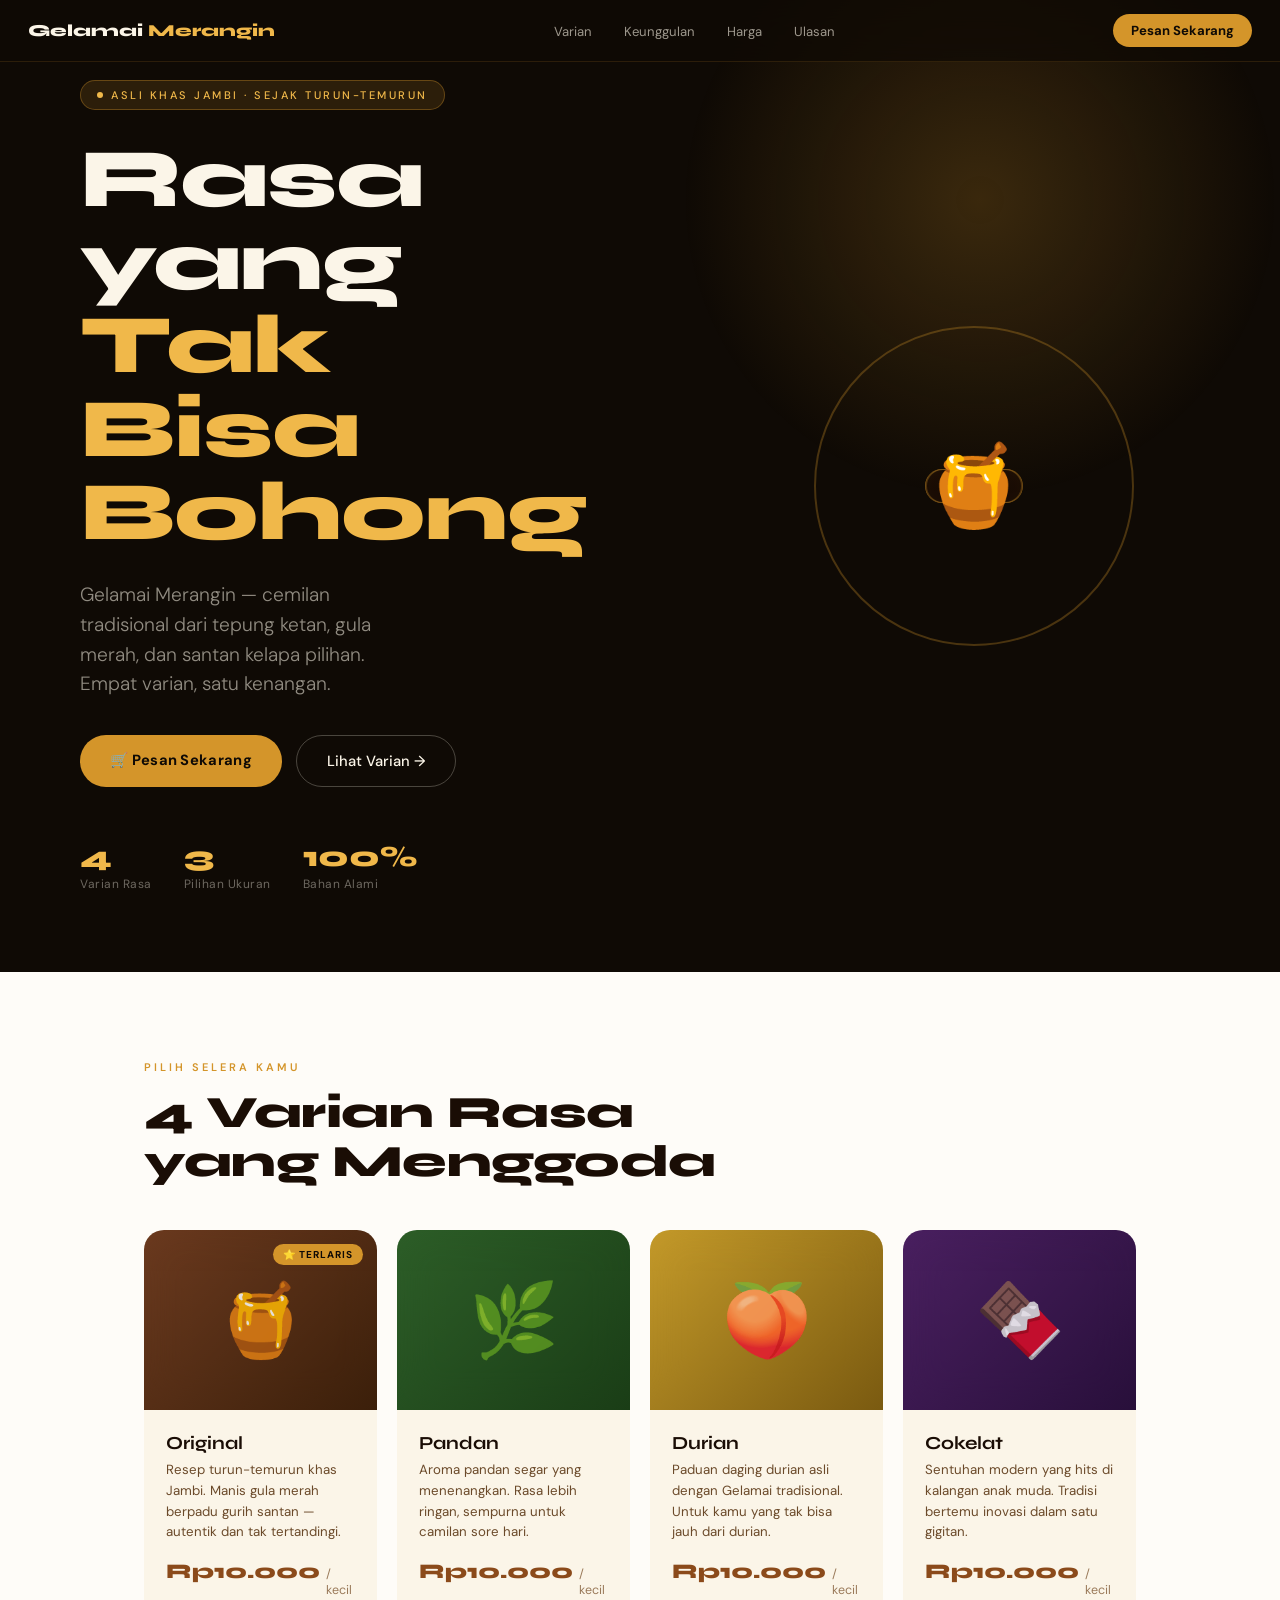
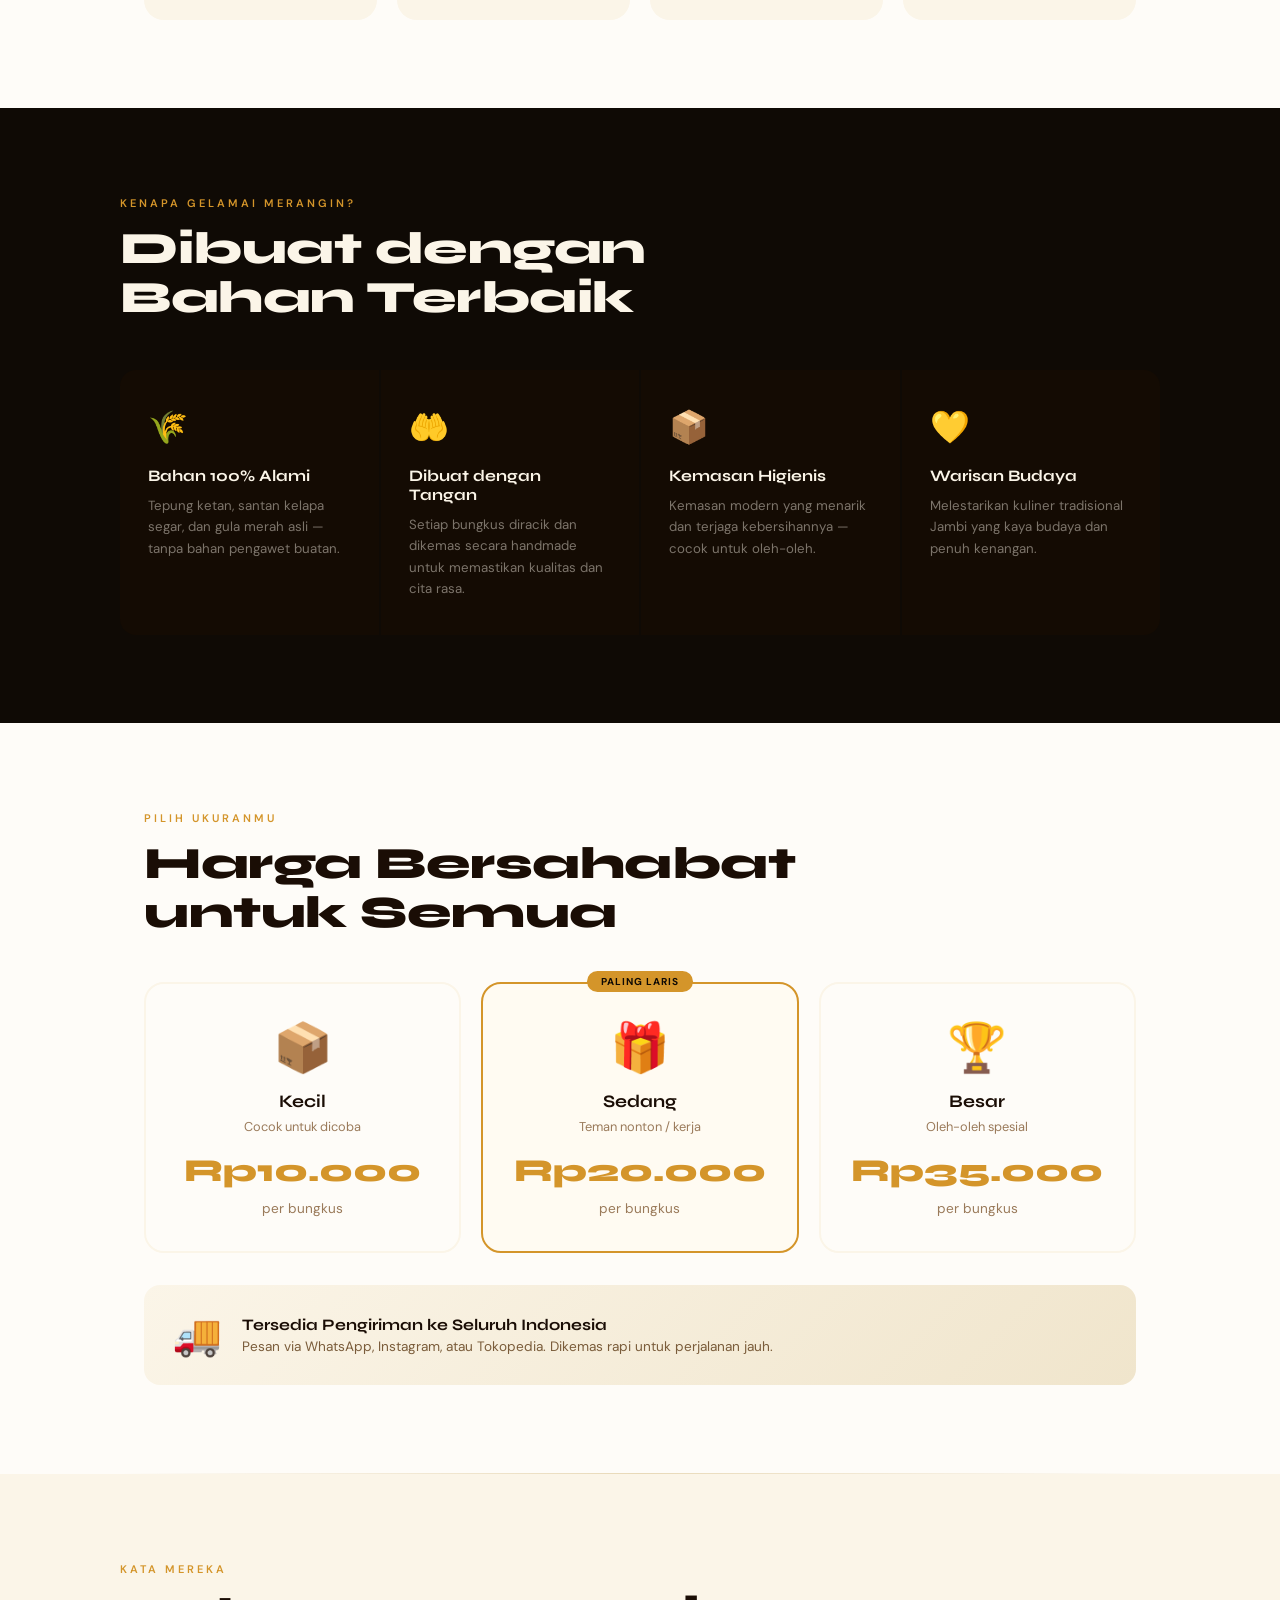
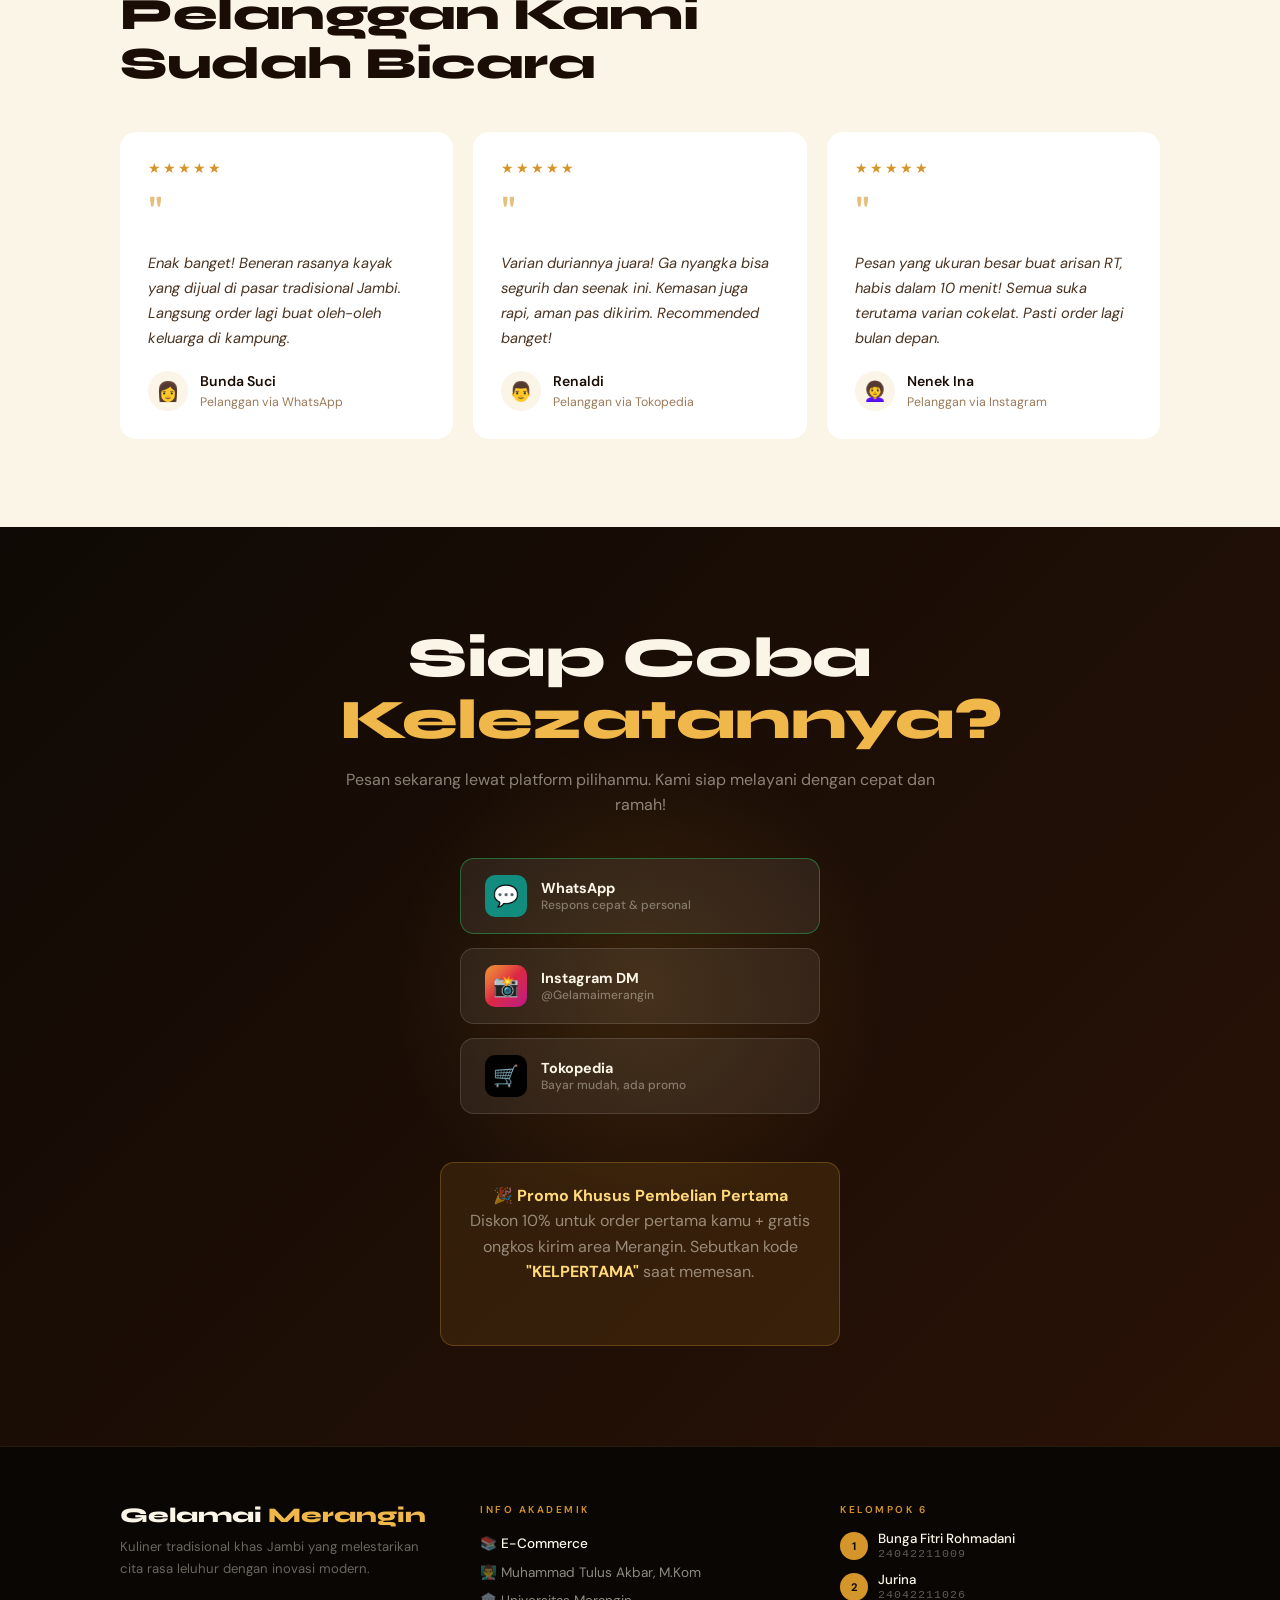
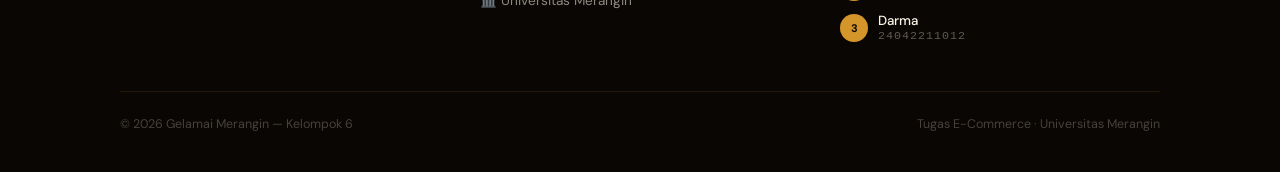
<file: index.html>
<!DOCTYPE html>
<html lang="id">
<head>
<meta charset="UTF-8">
<meta name="viewport" content="width=device-width, initial-scale=1.0">
<title>Gelamai Merangin — Cemilan Tradisional Khas Jambi</title>
<link href="https://fonts.googleapis.com/css2?family=Syne:wght@700;800&family=DM+Sans:ital,wght@0,300;0,400;0,500;1,400&display=swap" rel="stylesheet">
<style>
*, *::before, *::after { box-sizing: border-box; margin: 0; padding: 0; }

:root {
  --hitam: #0F0A05;
  --coklat-tua: #1A0D05;
  --emas: #D4952A;
  --emas-muda: #F0B84A;
  --emas-terang: #FFD97A;
  --krem: #FBF5E8;
  --putih: #FEFCF8;
  --teks-gelap: #1A0D05;
  --hijau: #3D5C35;
  --coklat-medium: #8B4A1A;
  --r: 0.75rem;
}

html { scroll-behavior: smooth; }
body {
  font-family: 'DM Sans', sans-serif;
  background: var(--putih);
  color: var(--teks-gelap);
  overflow-x: hidden;
}

/* ───────── HERO ───────── */
.hero {
  min-height: 100svh;
  background: var(--hitam);
  display: grid;
  grid-template-columns: 1fr 1fr;
  position: relative;
  overflow: hidden;
}

@media (max-width: 700px) {
  .hero { grid-template-columns: 1fr; }
  .hero-visual { display: none; }
}

/* ambient glow */
.hero::after {
  content: '';
  position: absolute;
  width: 600px; height: 600px;
  border-radius: 50%;
  background: radial-gradient(circle, rgba(212,149,42,0.22) 0%, transparent 70%);
  top: -100px; right: 0;
  pointer-events: none;
}

.hero-copy {
  display: flex;
  flex-direction: column;
  justify-content: center;
  padding: clamp(32px, 8vw, 80px);
  position: relative;
  z-index: 2;
}

.kecil-badge {
  display: inline-flex;
  align-items: center;
  gap: 8px;
  background: rgba(212,149,42,0.15);
  border: 1px solid rgba(212,149,42,0.35);
  color: var(--emas-muda);
  font-size: 11px;
  font-weight: 500;
  letter-spacing: 2.5px;
  text-transform: uppercase;
  padding: 7px 16px;
  border-radius: 100px;
  width: fit-content;
  margin-bottom: 28px;
}
.kecil-badge span { width: 6px; height: 6px; border-radius: 50%; background: var(--emas-muda); display: block; }

.hero-copy h1 {
  font-family: 'Syne', sans-serif;
  font-size: clamp(2.8rem, 7vw, 5.2rem);
  font-weight: 800;
  color: var(--krem);
  line-height: 1.0;
  margin-bottom: 6px;
  letter-spacing: -1px;
}
.hero-copy h1 em {
  font-style: normal;
  color: var(--emas-muda);
  display: block;
}

.hero-tagline {
  font-size: clamp(1rem, 2.2vw, 1.2rem);
  color: rgba(251,245,232,0.55);
  margin: 20px 0 36px;
  font-weight: 300;
  line-height: 1.55;
  max-width: 340px;
}

.cta-group {
  display: flex;
  gap: 14px;
  flex-wrap: wrap;
}

.btn-pesan {
  background: var(--emas);
  color: var(--hitam);
  font-family: 'DM Sans', sans-serif;
  font-size: 0.92rem;
  font-weight: 700;
  padding: 15px 30px;
  border-radius: 100px;
  text-decoration: none;
  transition: background 0.2s, transform 0.15s;
  letter-spacing: 0.3px;
}
.btn-pesan:hover { background: var(--emas-terang); transform: translateY(-2px); }

.btn-lihat {
  background: transparent;
  color: var(--krem);
  font-family: 'DM Sans', sans-serif;
  font-size: 0.92rem;
  font-weight: 500;
  padding: 15px 30px;
  border-radius: 100px;
  border: 1px solid rgba(251,245,232,0.25);
  text-decoration: none;
  transition: border-color 0.2s, transform 0.15s;
}
.btn-lihat:hover { border-color: var(--emas); color: var(--emas-muda); transform: translateY(-2px); }

.hero-stat-strip {
  margin-top: 56px;
  display: flex;
  gap: 32px;
  flex-wrap: wrap;
}
.stat { }
.stat-num {
  font-family: 'Syne', sans-serif;
  font-size: 1.8rem;
  font-weight: 800;
  color: var(--emas-muda);
  line-height: 1;
}
.stat-desc {
  font-size: 0.75rem;
  color: rgba(251,245,232,0.4);
  margin-top: 4px;
  letter-spacing: 0.5px;
}

/* hero visual panel */
.hero-visual {
  position: relative;
  display: flex;
  align-items: center;
  justify-content: center;
  overflow: hidden;
}

/* big decorative bowl */
.bowl-art {
  position: relative;
  width: 320px; height: 320px;
}
.bowl-circle {
  position: absolute;
  border-radius: 50%;
}
.bc1 { inset: 0; background: radial-gradient(135deg, #3B1F0A 30%, #1A0D05 100%); border: 2px solid rgba(212,149,42,0.3); }
.bc2 { inset: 30px; background: radial-gradient(135deg, #5C2E10 0%, #3B1F0A 70%); }
.bc3 { inset: 70px; background: radial-gradient(135deg, #C8922A 0%, #8B4A1A 60%); }

.bowl-emoji {
  position: absolute;
  inset: 0;
  display: flex;
  align-items: center;
  justify-content: center;
  font-size: 80px;
  z-index: 2;
}

/* orbiting product pills */
@keyframes orbit {
  from { transform: rotate(var(--start)) translateX(160px) rotate(calc(-1 * var(--start))); }
  to   { transform: rotate(calc(var(--start) + 360deg)) translateX(160px) rotate(calc(-1 * (var(--start) + 360deg))); }
}

.orbit-pill {
  position: absolute;
  top: 50%; left: 50%;
  --start: 0deg;
  animation: orbit 18s linear infinite;
  transform-origin: center center;
}

.pill {
  background: rgba(26,13,5,0.92);
  border: 1px solid rgba(212,149,42,0.5);
  border-radius: 100px;
  padding: 8px 16px;
  font-size: 0.78rem;
  color: var(--krem);
  white-space: nowrap;
  display: flex;
  align-items: center;
  gap: 6px;
  backdrop-filter: blur(4px);
  transform: translate(-50%, -50%);
}

/* ───────── SECTION BASE ───────── */
.section {
  max-width: 1040px;
  margin: 0 auto;
  padding: 88px 24px;
}

.eyebrow {
  font-size: 11px;
  font-weight: 600;
  letter-spacing: 3px;
  text-transform: uppercase;
  color: var(--emas);
  margin-bottom: 14px;
}

h2.title {
  font-family: 'Syne', sans-serif;
  font-size: clamp(1.8rem, 4vw, 2.8rem);
  font-weight: 800;
  color: var(--teks-gelap);
  line-height: 1.1;
  letter-spacing: -0.5px;
}

/* ───────── VARIAN ───────── */
#varian { background: var(--putih); }

.varian-grid {
  display: grid;
  grid-template-columns: repeat(auto-fit, minmax(220px, 1fr));
  gap: 20px;
  margin-top: 44px;
}

.varian-card {
  border-radius: 20px;
  overflow: hidden;
  cursor: pointer;
  transition: transform 0.22s, box-shadow 0.22s;
  position: relative;
}
.varian-card:hover { transform: translateY(-6px); box-shadow: 0 24px 48px rgba(26,13,5,0.14); }

.vc-top {
  height: 180px;
  display: flex;
  align-items: center;
  justify-content: center;
  font-size: 72px;
  position: relative;
  overflow: hidden;
}

.vc-top::after {
  content: '';
  position: absolute;
  inset: 0;
  background: inherit;
  opacity: 0.15;
  filter: blur(20px);
}

.vc1 .vc-top { background: linear-gradient(135deg, #6B3A1F, #3B1F0A); }
.vc2 .vc-top { background: linear-gradient(135deg, #2D5E28, #1A3D16); }
.vc3 .vc-top { background: linear-gradient(135deg, #C49A2A, #7A5A10); }
.vc4 .vc-top { background: linear-gradient(135deg, #4A2060, #280F3A); }

.vc-body {
  background: var(--krem);
  padding: 22px;
}

.vc-body h3 {
  font-family: 'Syne', sans-serif;
  font-size: 1.15rem;
  font-weight: 700;
  color: var(--teks-gelap);
  margin-bottom: 6px;
}

.vc-body p {
  font-size: 0.83rem;
  color: #6B4A2A;
  line-height: 1.55;
  margin-bottom: 16px;
}

.vc-harga {
  display: flex;
  align-items: baseline;
  gap: 6px;
}
.harga-angka {
  font-family: 'Syne', sans-serif;
  font-size: 1.3rem;
  font-weight: 800;
  color: var(--coklat-medium);
}
.harga-per {
  font-size: 0.78rem;
  color: #9A7A5A;
}

.tag-terlaris {
  position: absolute;
  top: 14px; right: 14px;
  background: var(--emas);
  color: var(--hitam);
  font-size: 10px;
  font-weight: 700;
  letter-spacing: 1px;
  text-transform: uppercase;
  padding: 4px 10px;
  border-radius: 100px;
  z-index: 3;
}

/* ───────── KEUNGGULAN ───────── */
#keunggulan {
  background: var(--hitam);
  max-width: 100%;
  padding: 88px 24px;
}

#keunggulan .section-inner {
  max-width: 1040px;
  margin: 0 auto;
}

#keunggulan .eyebrow { color: var(--emas); }
#keunggulan h2.title { color: var(--krem); }

.unggulan-grid {
  display: grid;
  grid-template-columns: repeat(auto-fit, minmax(200px, 1fr));
  gap: 2px;
  margin-top: 48px;
  border-radius: 16px;
  overflow: hidden;
}

.u-card {
  background: #140B03;
  padding: 36px 28px;
  transition: background 0.2s;
}
.u-card:hover { background: #1E1006; }

.u-icon {
  font-size: 2rem;
  margin-bottom: 18px;
  display: block;
}

.u-card h3 {
  font-family: 'Syne', sans-serif;
  font-size: 1rem;
  font-weight: 700;
  color: var(--krem);
  margin-bottom: 10px;
}

.u-card p {
  font-size: 0.83rem;
  color: rgba(251,245,232,0.45);
  line-height: 1.6;
}

/* ───────── UKURAN ───────── */
#ukuran { }

.ukuran-wrap {
  display: grid;
  grid-template-columns: repeat(3, 1fr);
  gap: 20px;
  margin-top: 44px;
}
@media (max-width: 560px) { .ukuran-wrap { grid-template-columns: 1fr; } }

.ukuran-card {
  border: 2px solid var(--krem);
  border-radius: 20px;
  padding: 32px 24px;
  text-align: center;
  transition: border-color 0.2s, transform 0.2s;
  position: relative;
  background: var(--putih);
}
.ukuran-card:hover { border-color: var(--emas); transform: translateY(-4px); }
.ukuran-card.featured { border-color: var(--emas); background: #FFFBF2; }

.uk-popular {
  position: absolute;
  top: -13px; left: 50%; transform: translateX(-50%);
  background: var(--emas);
  color: var(--hitam);
  font-size: 10px;
  font-weight: 700;
  letter-spacing: 1px;
  text-transform: uppercase;
  padding: 4px 14px;
  border-radius: 100px;
  white-space: nowrap;
}

.uk-emoji { font-size: 3rem; margin-bottom: 12px; }
.uk-nama {
  font-family: 'Syne', sans-serif;
  font-size: 1.1rem;
  font-weight: 700;
  color: var(--teks-gelap);
  margin-bottom: 6px;
}
.uk-gram {
  font-size: 0.8rem;
  color: #9A7A5A;
  margin-bottom: 20px;
}
.uk-harga {
  font-family: 'Syne', sans-serif;
  font-size: 2rem;
  font-weight: 800;
  color: var(--emas);
  line-height: 1;
}
.uk-harga small {
  font-size: 0.85rem;
  font-weight: 400;
  color: #9A7A5A;
  font-family: 'DM Sans', sans-serif;
}

/* ───────── TESTIMONI ───────── */
#testimoni { background: #FBF5E8; max-width: 100%; padding: 88px 24px; }
#testimoni .section-inner { max-width: 1040px; margin: 0 auto; }

.testi-grid {
  display: grid;
  grid-template-columns: repeat(auto-fit, minmax(280px, 1fr));
  gap: 20px;
  margin-top: 44px;
}

.testi-card {
  background: white;
  border-radius: 16px;
  padding: 28px;
  position: relative;
}

.testi-quote {
  font-size: 3rem;
  font-family: 'Syne', sans-serif;
  color: var(--emas);
  line-height: 1;
  margin-bottom: 14px;
  opacity: 0.6;
}

.testi-text {
  font-size: 0.92rem;
  color: #4A3320;
  line-height: 1.7;
  font-style: italic;
  margin-bottom: 20px;
}

.testi-nama {
  display: flex;
  align-items: center;
  gap: 12px;
}

.testi-avatar {
  width: 40px; height: 40px;
  border-radius: 50%;
  display: flex; align-items: center; justify-content: center;
  font-size: 1.2rem;
  background: var(--krem);
  flex-shrink: 0;
}

.testi-info strong {
  display: block;
  font-size: 0.88rem;
  font-weight: 600;
  color: var(--teks-gelap);
}
.testi-info span {
  font-size: 0.77rem;
  color: #9A7A5A;
}

.bintang { color: var(--emas); font-size: 0.85rem; letter-spacing: 2px; margin-bottom: 12px; }

/* ───────── ORDER / CTA AKHIR ───────── */
#pesan {
  background: linear-gradient(135deg, var(--hitam) 0%, #2A1206 100%);
  max-width: 100%;
  padding: 100px 24px;
  text-align: center;
  position: relative;
  overflow: hidden;
}
#pesan::before {
  content: '';
  position: absolute;
  width: 500px; height: 500px;
  border-radius: 50%;
  background: radial-gradient(circle, rgba(212,149,42,0.15) 0%, transparent 70%);
  top: 50%; left: 50%; transform: translate(-50%, -50%);
}

.pesan-inner { position: relative; z-index: 1; max-width: 600px; margin: 0 auto; }

#pesan h2 {
  font-family: 'Syne', sans-serif;
  font-size: clamp(2rem, 5vw, 3.5rem);
  font-weight: 800;
  color: var(--krem);
  line-height: 1.1;
  letter-spacing: -0.5px;
  margin-bottom: 16px;
}
#pesan h2 em { color: var(--emas-muda); font-style: normal; }

#pesan p {
  color: rgba(251,245,232,0.5);
  font-size: 1rem;
  margin-bottom: 40px;
  line-height: 1.6;
}

.order-grid {
  display: flex;
  flex-direction: column;
  gap: 14px;
  align-items: center;
  margin-bottom: 48px;
}

.order-btn {
  display: flex;
  align-items: center;
  gap: 14px;
  width: 100%;
  max-width: 360px;
  background: rgba(255,255,255,0.07);
  border: 1px solid rgba(255,255,255,0.12);
  border-radius: 14px;
  padding: 16px 24px;
  color: var(--krem);
  text-decoration: none;
  font-size: 0.9rem;
  font-weight: 500;
  transition: background 0.2s, border-color 0.2s, transform 0.15s;
  cursor: pointer;
}
.order-btn:hover { background: rgba(212,149,42,0.15); border-color: rgba(212,149,42,0.5); transform: scale(1.02); }
.order-btn.wa { border-color: rgba(37,211,102,0.4); }
.order-btn.wa:hover { background: rgba(37,211,102,0.1); border-color: rgba(37,211,102,0.7); }

.order-icon {
  width: 42px; height: 42px;
  border-radius: 10px;
  display: flex; align-items: center; justify-content: center;
  font-size: 1.3rem;
  flex-shrink: 0;
}
.order-icon.wa-bg { background: #128C7E; }
.order-icon.ig-bg { background: linear-gradient(135deg, #f09433, #e6683c, #dc2743, #cc2366, #bc1888); }
.order-icon.tk-bg { background: #010101; }

.order-btn-label { text-align: left; }
.order-btn-label span { display: block; font-size: 0.75rem; color: rgba(251,245,232,0.4); }

.promo-box {
  background: rgba(212,149,42,0.12);
  border: 1px solid rgba(212,149,42,0.3);
  border-radius: 14px;
  padding: 20px 28px;
  max-width: 400px;
  margin: 0 auto;
}
.promo-box p {
  font-size: 0.88rem;
  color: var(--emas-muda);
  margin: 0;
  line-height: 1.6;
}
.promo-box strong { color: var(--emas-terang); }

/* ───────── NAV ───────── */
.topnav {
  position: fixed;
  top: 0; left: 0; right: 0;
  z-index: 100;
  padding: 14px 28px;
  display: flex;
  align-items: center;
  justify-content: space-between;
  background: rgba(15,10,5,0.75);
  backdrop-filter: blur(16px);
  border-bottom: 1px solid rgba(212,149,42,0.15);
}

.nav-logo {
  font-family: 'Syne', sans-serif;
  font-size: 1.05rem;
  font-weight: 800;
  color: var(--krem);
  text-decoration: none;
}
.nav-logo em { color: var(--emas-muda); font-style: normal; }

.nav-links-top {
  display: flex;
  gap: 4px;
  list-style: none;
}
.nav-links-top a {
  padding: 7px 14px;
  font-size: 0.82rem;
  color: rgba(251,245,232,0.6);
  text-decoration: none;
  border-radius: 100px;
  transition: color 0.2s, background 0.2s;
}
.nav-links-top a:hover { color: var(--krem); background: rgba(255,255,255,0.07); }

.nav-cta-top {
  background: var(--emas);
  color: var(--hitam);
  font-size: 0.82rem;
  font-weight: 700;
  padding: 8px 18px;
  border-radius: 100px;
  text-decoration: none;
  transition: background 0.2s;
}
.nav-cta-top:hover { background: var(--emas-terang); }

@media (max-width: 640px) {
  .nav-links-top { display: none; }
}

/* ───────── DIVIDER ───────── */
.div-line { height: 1px; background: linear-gradient(90deg, transparent, #E8D9B8, transparent); max-width: 1040px; margin: 0 auto; }

/* ───────── SCROLL ANIM ───────── */
.reveal {
  opacity: 0;
  transform: translateY(24px);
  transition: opacity 0.5s ease, transform 0.5s ease;
}
.reveal.visible {
  opacity: 1;
  transform: translateY(0);
}
</style>
</head>
<body>

<!-- NAV -->
<nav class="topnav">
  <a class="nav-logo" href="#">Gelamai <em>Merangin</em></a>
  <ul class="nav-links-top">
    <li><a href="#varian">Varian</a></li>
    <li><a href="#keunggulan">Keunggulan</a></li>
    <li><a href="#ukuran">Harga</a></li>
    <li><a href="#testimoni">Ulasan</a></li>
  </ul>
  <a class="nav-cta-top" href="#pesan">Pesan Sekarang</a>
</nav>

<!-- HERO -->
<div class="hero">
  <div class="hero-copy">
    <div class="kecil-badge"><span></span> Asli Khas Jambi · Sejak Turun-Temurun</div>
    <h1>Rasa yang<br><em>Tak Bisa Bohong</em></h1>
    <p class="hero-tagline">Gelamai Merangin — cemilan tradisional dari tepung ketan, gula merah, dan santan kelapa pilihan. Empat varian, satu kenangan.</p>
    <div class="cta-group">
      <a href="#pesan" class="btn-pesan">🛒 Pesan Sekarang</a>
      <a href="#varian" class="btn-lihat">Lihat Varian →</a>
    </div>
    <div class="hero-stat-strip">
      <div class="stat">
        <div class="stat-num">4</div>
        <div class="stat-desc">Varian Rasa</div>
      </div>
      <div class="stat">
        <div class="stat-num">3</div>
        <div class="stat-desc">Pilihan Ukuran</div>
      </div>
      <div class="stat">
        <div class="stat-num">100%</div>
        <div class="stat-desc">Bahan Alami</div>
      </div>
    </div>
  </div>

  <div class="hero-visual">
    <div class="bowl-art">
      <div class="bowl-circle bc1"></div>
      <div class="bowl-circle bc2"></div>
      <div class="bowl-circle bc3"></div>
      <div class="bowl-emoji">🍯</div>

      <div class="orbit-pill" style="--start:0deg">
        <div class="pill">🍫 Original</div>
      </div>
      <div class="orbit-pill" style="--start:90deg; animation-duration:22s">
        <div class="pill">🌿 Pandan</div>
      </div>
      <div class="orbit-pill" style="--start:180deg; animation-duration:16s">
        <div class="pill">🍑 Durian</div>
      </div>
      <div class="orbit-pill" style="--start:270deg; animation-duration:20s">
        <div class="pill">🍫 Cokelat</div>
      </div>
    </div>
  </div>
</div>

<!-- VARIAN -->
<div class="section" id="varian">
  <div class="eyebrow reveal">Pilih Selera Kamu</div>
  <h2 class="title reveal">4 Varian Rasa<br>yang Menggoda</h2>

  <div class="varian-grid">

    <div class="varian-card vc1 reveal">
      <div class="tag-terlaris">⭐ Terlaris</div>
      <div class="vc-top">🍯</div>
      <div class="vc-body">
        <h3>Original</h3>
        <p>Resep turun-temurun khas Jambi. Manis gula merah berpadu gurih santan — autentik dan tak tertandingi.</p>
        <div class="vc-harga">
          <span class="harga-angka">Rp10.000</span>
          <span class="harga-per">/ kecil</span>
        </div>
      </div>
    </div>

    <div class="varian-card vc2 reveal">
      <div class="vc-top">🌿</div>
      <div class="vc-body">
        <h3>Pandan</h3>
        <p>Aroma pandan segar yang menenangkan. Rasa lebih ringan, sempurna untuk camilan sore hari.</p>
        <div class="vc-harga">
          <span class="harga-angka">Rp10.000</span>
          <span class="harga-per">/ kecil</span>
        </div>
      </div>
    </div>

    <div class="varian-card vc3 reveal">
      <div class="vc-top">🍑</div>
      <div class="vc-body">
        <h3>Durian</h3>
        <p>Paduan daging durian asli dengan Gelamai tradisional. Untuk kamu yang tak bisa jauh dari durian.</p>
        <div class="vc-harga">
          <span class="harga-angka">Rp10.000</span>
          <span class="harga-per">/ kecil</span>
        </div>
      </div>
    </div>

    <div class="varian-card vc4 reveal">
      <div class="vc-top">🍫</div>
      <div class="vc-body">
        <h3>Cokelat</h3>
        <p>Sentuhan modern yang hits di kalangan anak muda. Tradisi bertemu inovasi dalam satu gigitan.</p>
        <div class="vc-harga">
          <span class="harga-angka">Rp10.000</span>
          <span class="harga-per">/ kecil</span>
        </div>
      </div>
    </div>

  </div>
</div>

<!-- KEUNGGULAN -->
<div id="keunggulan">
  <div class="section-inner">
    <div class="eyebrow reveal">Kenapa Gelamai Merangin?</div>
    <h2 class="title reveal">Dibuat dengan<br>Bahan Terbaik</h2>

    <div class="unggulan-grid">
      <div class="u-card reveal">
        <span class="u-icon">🌾</span>
        <h3>Bahan 100% Alami</h3>
        <p>Tepung ketan, santan kelapa segar, dan gula merah asli — tanpa bahan pengawet buatan.</p>
      </div>
      <div class="u-card reveal">
        <span class="u-icon">🤲</span>
        <h3>Dibuat dengan Tangan</h3>
        <p>Setiap bungkus diracik dan dikemas secara handmade untuk memastikan kualitas dan cita rasa.</p>
      </div>
      <div class="u-card reveal">
        <span class="u-icon">📦</span>
        <h3>Kemasan Higienis</h3>
        <p>Kemasan modern yang menarik dan terjaga kebersihannya — cocok untuk oleh-oleh.</p>
      </div>
      <div class="u-card reveal">
        <span class="u-icon">💛</span>
        <h3>Warisan Budaya</h3>
        <p>Melestarikan kuliner tradisional Jambi yang kaya budaya dan penuh kenangan.</p>
      </div>
    </div>
  </div>
</div>

<!-- UKURAN & HARGA -->
<div class="section" id="ukuran">
  <div class="eyebrow reveal">Pilih Ukuranmu</div>
  <h2 class="title reveal">Harga Bersahabat<br>untuk Semua</h2>

  <div class="ukuran-wrap">

    <div class="ukuran-card reveal">
      <div class="uk-emoji">📦</div>
      <div class="uk-nama">Kecil</div>
      <div class="uk-gram">Cocok untuk dicoba</div>
      <div class="uk-harga">Rp10.000<br><small>per bungkus</small></div>
    </div>

    <div class="ukuran-card featured reveal">
      <div class="uk-popular">Paling Laris</div>
      <div class="uk-emoji">🎁</div>
      <div class="uk-nama">Sedang</div>
      <div class="uk-gram">Teman nonton / kerja</div>
      <div class="uk-harga">Rp20.000<br><small>per bungkus</small></div>
    </div>

    <div class="ukuran-card reveal">
      <div class="uk-emoji">🏆</div>
      <div class="uk-nama">Besar</div>
      <div class="uk-gram">Oleh-oleh spesial</div>
      <div class="uk-harga">Rp35.000<br><small>per bungkus</small></div>
    </div>

  </div>

  <div style="margin-top:32px; background:linear-gradient(135deg, #FBF5E8, #F0E5CC); border-radius:16px; padding:24px 28px; display:flex; align-items:center; gap:20px; flex-wrap:wrap;">
    <span style="font-size:2.5rem;">🚚</span>
    <div>
      <div style="font-family:'Syne',sans-serif; font-weight:700; font-size:1rem; color:var(--teks-gelap); margin-bottom:4px;">Tersedia Pengiriman ke Seluruh Indonesia</div>
      <div style="font-size:0.85rem; color:#7A5C3A;">Pesan via WhatsApp, Instagram, atau Tokopedia. Dikemas rapi untuk perjalanan jauh.</div>
    </div>
  </div>
</div>

<div class="div-line"></div>

<!-- TESTIMONI -->
<div id="testimoni">
  <div class="section-inner">
    <div class="eyebrow reveal">Kata Mereka</div>
    <h2 class="title reveal">Pelanggan Kami<br>Sudah Bicara</h2>

    <div class="testi-grid">

      <div class="testi-card reveal">
        <div class="bintang">★★★★★</div>
        <div class="testi-quote">"</div>
        <p class="testi-text">Enak banget! Beneran rasanya kayak yang dijual di pasar tradisional Jambi. Langsung order lagi buat oleh-oleh keluarga di kampung.</p>
        <div class="testi-nama">
          <div class="testi-avatar">👩</div>
          <div class="testi-info">
            <strong>Bunda Suci</strong>
            <span>Pelanggan via WhatsApp</span>
          </div>
        </div>
      </div>

      <div class="testi-card reveal">
        <div class="bintang">★★★★★</div>
        <div class="testi-quote">"</div>
        <p class="testi-text">Varian duriannya juara! Ga nyangka bisa segurih dan seenak ini. Kemasan juga rapi, aman pas dikirim. Recommended banget!</p>
        <div class="testi-nama">
          <div class="testi-avatar">👨</div>
          <div class="testi-info">
            <strong>Renaldi</strong>
            <span>Pelanggan via Tokopedia</span>
          </div>
        </div>
      </div>

      <div class="testi-card reveal">
        <div class="bintang">★★★★★</div>
        <div class="testi-quote">"</div>
        <p class="testi-text">Pesan yang ukuran besar buat arisan RT, habis dalam 10 menit! Semua suka terutama varian cokelat. Pasti order lagi bulan depan.</p>
        <div class="testi-nama">
          <div class="testi-avatar">👩‍🦱</div>
          <div class="testi-info">
            <strong>Nenek Ina</strong>
            <span>Pelanggan via Instagram</span>
          </div>
        </div>
      </div>

    </div>
  </div>
</div>

<!-- CTA PESAN -->
<div id="pesan">
  <div class="pesan-inner">
    <h2>Siap Coba<br><em>Kelezatannya?</em></h2>
    <p>Pesan sekarang lewat platform pilihanmu. Kami siap melayani dengan cepat dan ramah!</p>

    <div class="order-grid">

      <a href="https://wa.me/6283146262240?text=Halo,%20saya%20mau%20pesan%20Gelamai%20Merangin!" class="order-btn wa" target="_blank">
        <div class="order-icon wa-bg">💬</div>
        <div class="order-btn-label">
          <strong>WhatsApp</strong>
          <span>Respons cepat & personal</span>
        </div>
      </a>

      <a href="#" class="order-btn" target="_blank">
        <div class="order-icon ig-bg">📸</div>
        <div class="order-btn-label">
          <strong>Instagram DM</strong>
          <span>@Gelamaimerangin</span>
        </div>
      </a>

      <a href="#" class="order-btn" target="_blank">
        <div class="order-icon tk-bg">🛒</div>
        <div class="order-btn-label">
          <strong>Tokopedia</strong>
          <span>Bayar mudah, ada promo</span>
        </div>
      </a>

    </div>

    <div class="promo-box">
      <p>🎉 <strong>Promo Khusus Pembelian Pertama</strong><br>Diskon 10% untuk order pertama kamu + gratis ongkos kirim area Merangin. Sebutkan kode <strong>"KELPERTAMA"</strong> saat memesan.</p>
    </div>

  </div>
</div>

<!-- FOOTER -->
<footer style="background:#0A0603; border-top:1px solid rgba(212,149,42,0.15); padding:56px 24px 40px;">
  <div style="max-width:1040px; margin:0 auto;">

    <div style="display:grid; grid-template-columns:repeat(auto-fit,minmax(220px,1fr)); gap:40px; margin-bottom:48px;">

      <!-- Brand -->
      <div>
        <div style="font-family:'Syne',sans-serif; font-size:1.3rem; font-weight:800; color:#FBF5E8; margin-bottom:8px;">Gelamai <span style="color:#F0B84A;">Merangin</span></div>
        <p style="font-size:0.82rem; color:rgba(251,245,232,0.4); line-height:1.7;">Kuliner tradisional khas Jambi yang melestarikan cita rasa leluhur dengan inovasi modern.</p>
      </div>

      <!-- Mata Kuliah -->
      <div>
        <div style="font-size:10px; letter-spacing:2.5px; text-transform:uppercase; color:#D4952A; font-weight:600; margin-bottom:14px;">Info Akademik</div>
        <div style="font-size:0.85rem; color:rgba(251,245,232,0.55); line-height:2.1;">
          <div>📚 <span style="color:#FBF5E8; font-weight:500;">E-Commerce</span></div>
          <div>👨‍🏫 Muhammad Tulus Akbar, M.Kom</div>
          <div>🏛️ Universitas Merangin</div>
        </div>
      </div>

      <!-- Kelompok -->
      <div>
        <div style="font-size:10px; letter-spacing:2.5px; text-transform:uppercase; color:#D4952A; font-weight:600; margin-bottom:14px;">Kelompok 6</div>
        <div style="display:flex; flex-direction:column; gap:10px;">
          <div style="display:flex; align-items:center; gap:10px;">
            <div style="width:28px;height:28px;border-radius:50%;background:#D4952A;color:#0F0A05;font-weight:700;font-size:11px;display:flex;align-items:center;justify-content:center;flex-shrink:0;">1</div>
            <div>
              <div style="font-size:0.83rem;color:#FBF5E8;font-weight:500;">Bunga Fitri Rohmadani</div>
              <div style="font-size:0.73rem;color:rgba(251,245,232,0.35);font-family:monospace;letter-spacing:1px;">24042211009</div>
            </div>
          </div>
          <div style="display:flex; align-items:center; gap:10px;">
            <div style="width:28px;height:28px;border-radius:50%;background:#D4952A;color:#0F0A05;font-weight:700;font-size:11px;display:flex;align-items:center;justify-content:center;flex-shrink:0;">2</div>
            <div>
              <div style="font-size:0.83rem;color:#FBF5E8;font-weight:500;">Jurina</div>
              <div style="font-size:0.73rem;color:rgba(251,245,232,0.35);font-family:monospace;letter-spacing:1px;">24042211026</div>
            </div>
          </div>
          <div style="display:flex; align-items:center; gap:10px;">
            <div style="width:28px;height:28px;border-radius:50%;background:#D4952A;color:#0F0A05;font-weight:700;font-size:11px;display:flex;align-items:center;justify-content:center;flex-shrink:0;">3</div>
            <div>
              <div style="font-size:0.83rem;color:#FBF5E8;font-weight:500;">Darma</div>
              <div style="font-size:0.73rem;color:rgba(251,245,232,0.35);font-family:monospace;letter-spacing:1px;">24042211012</div>
            </div>
          </div>
        </div>
      </div>

    </div>

    <div style="border-top:1px solid rgba(212,149,42,0.12); padding-top:24px; display:flex; justify-content:space-between; align-items:center; flex-wrap:wrap; gap:12px;">
      <span style="font-size:0.78rem; color:rgba(251,245,232,0.25);">© 2026 Gelamai Merangin — Kelompok 6</span>
      <span style="font-size:0.78rem; color:rgba(251,245,232,0.25);">Tugas E-Commerce · Universitas Merangin</span>
    </div>

  </div>
</footer>

<script>
// scroll reveal
const reveals = document.querySelectorAll('.reveal');
const io = new IntersectionObserver((entries) => {
  entries.forEach((e, i) => {
    if (e.isIntersecting) {
      setTimeout(() => e.target.classList.add('visible'), i * 80);
      io.unobserve(e.target);
    }
  });
}, { threshold: 0.12 });
reveals.forEach(el => io.observe(el));
</script>

</body>
</html>
</file>
